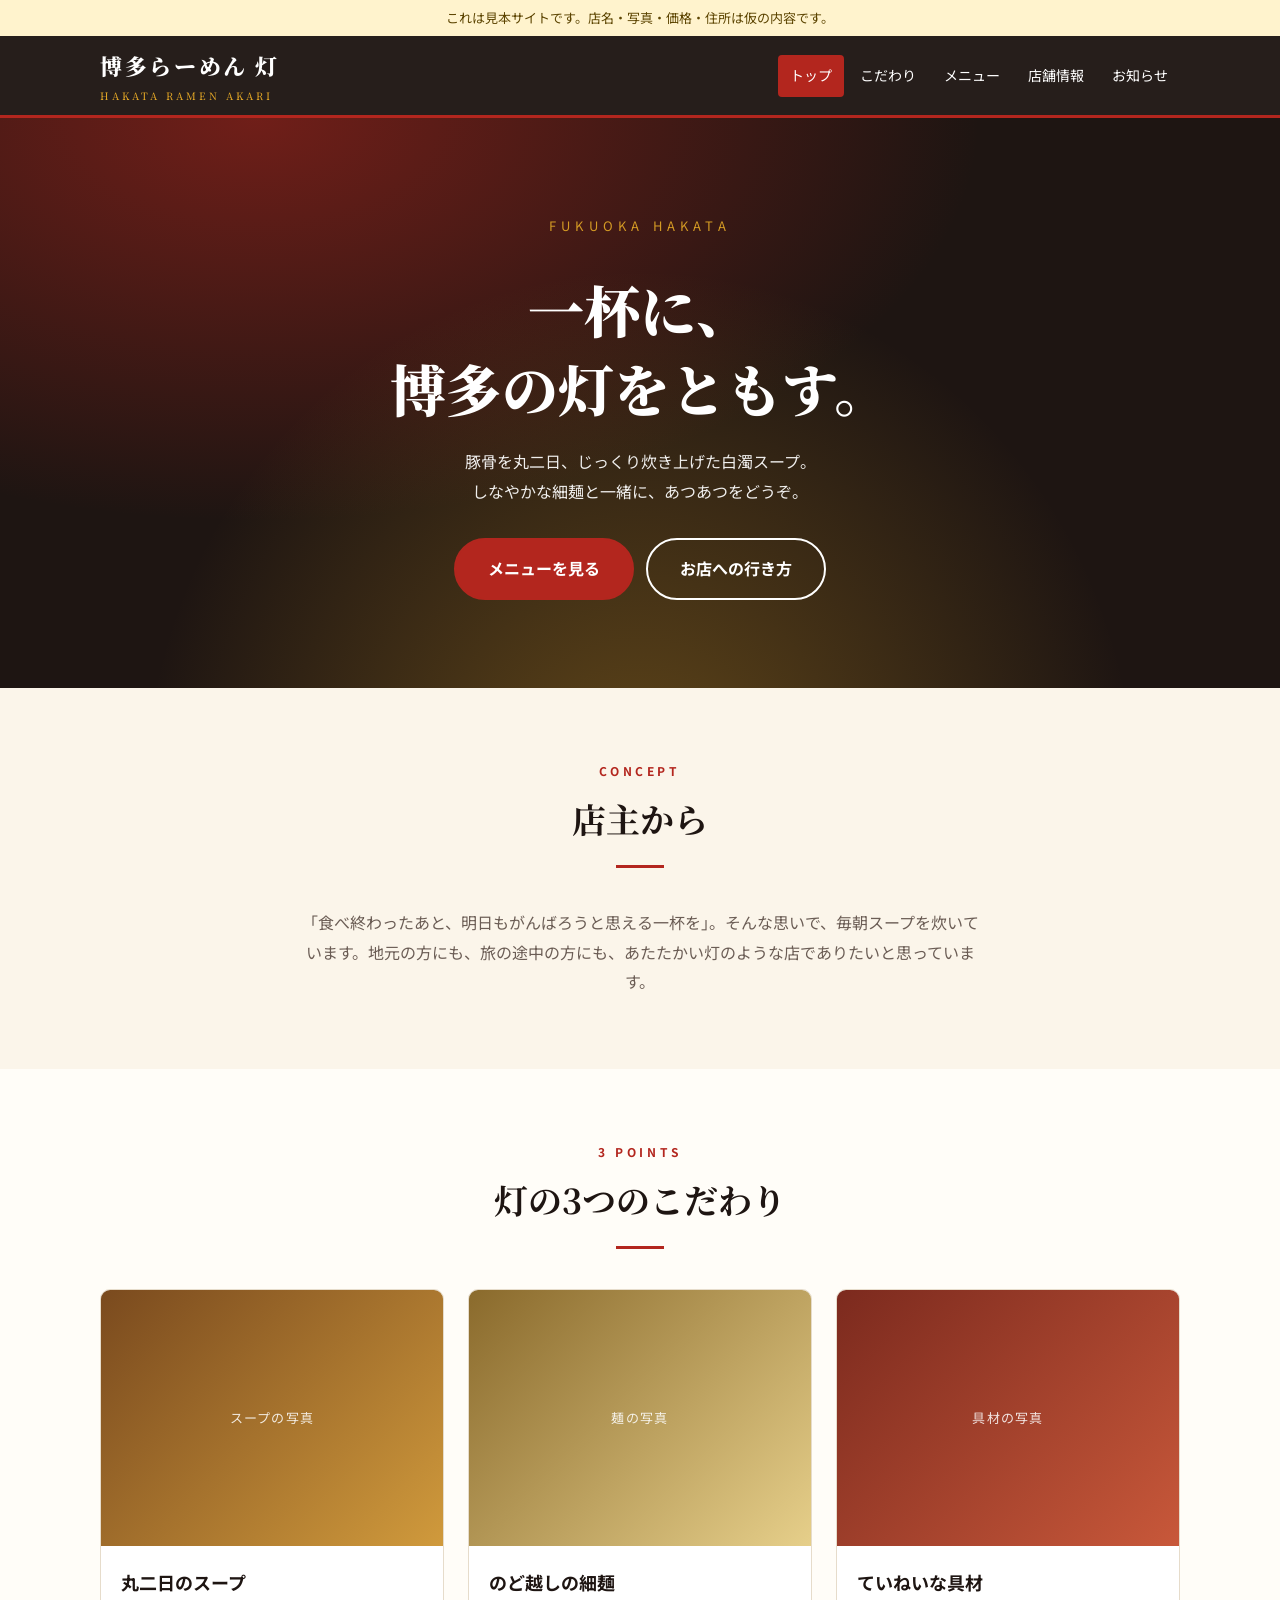
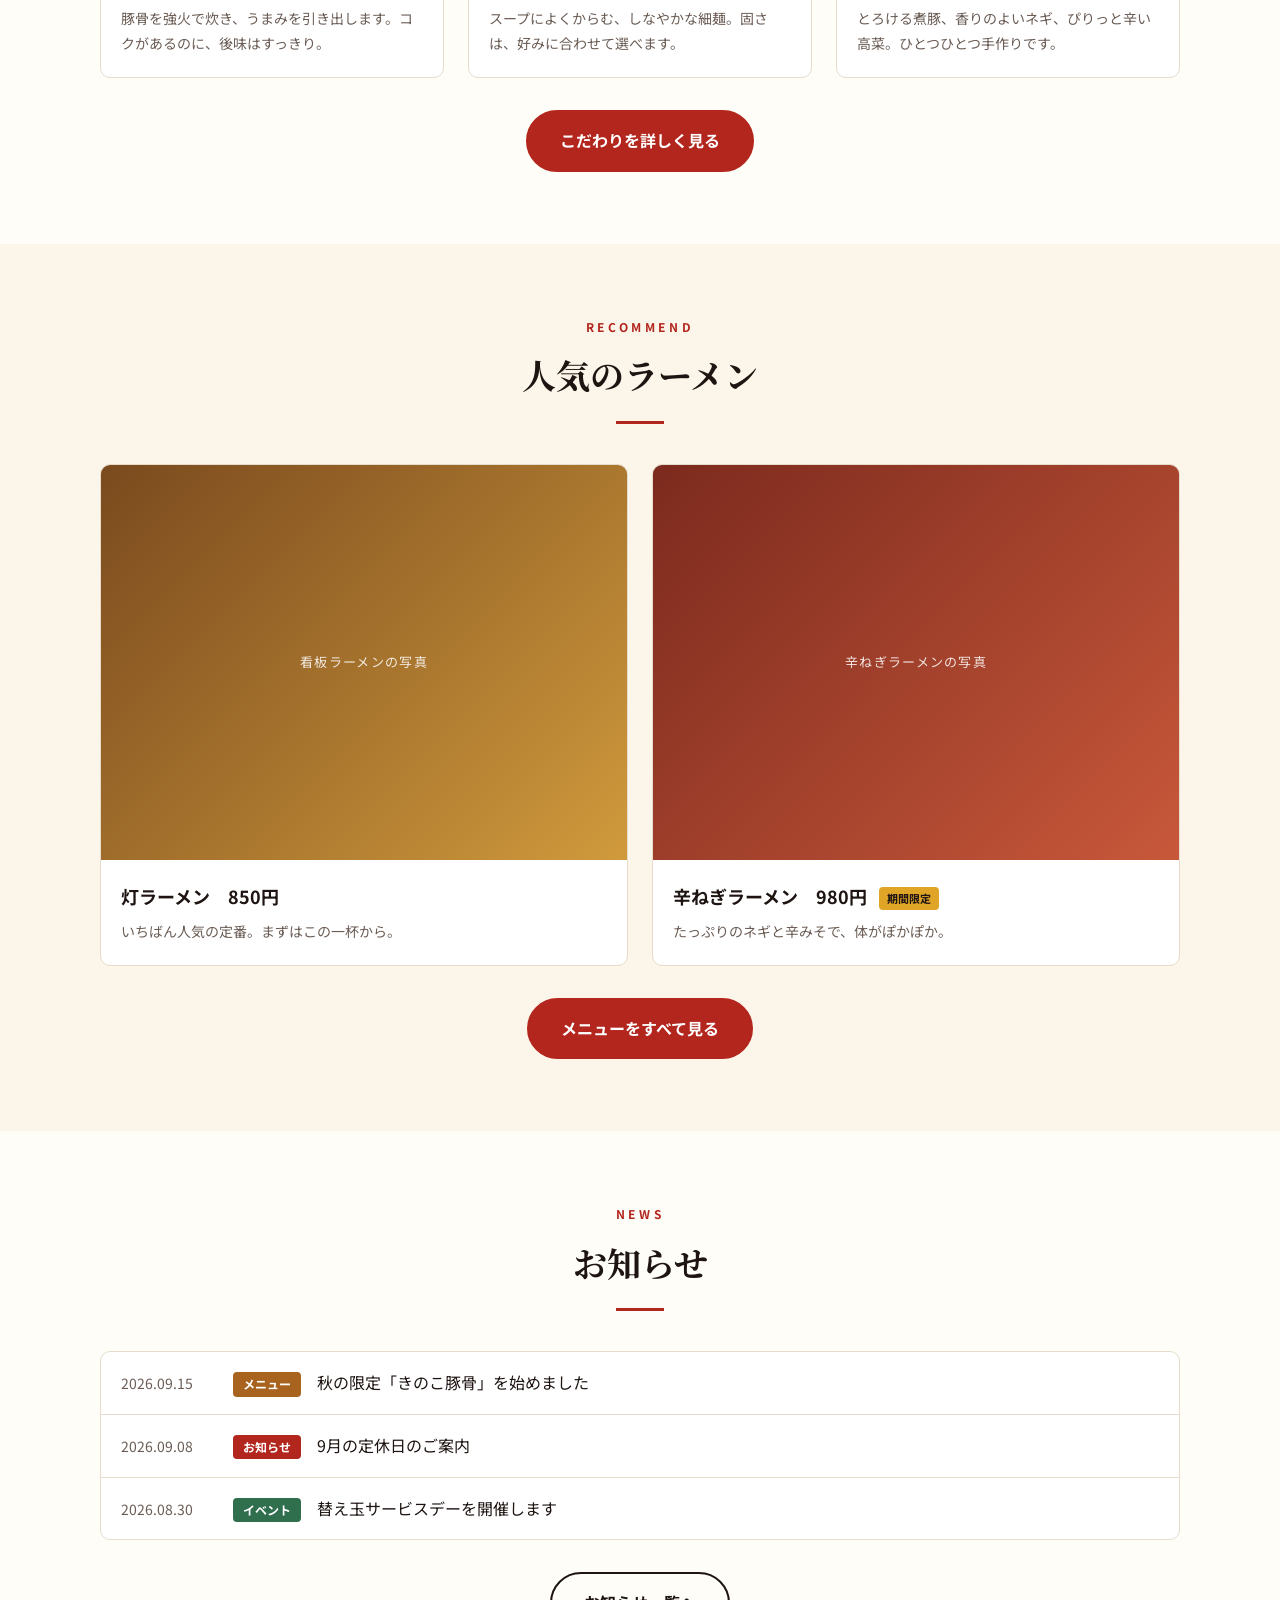
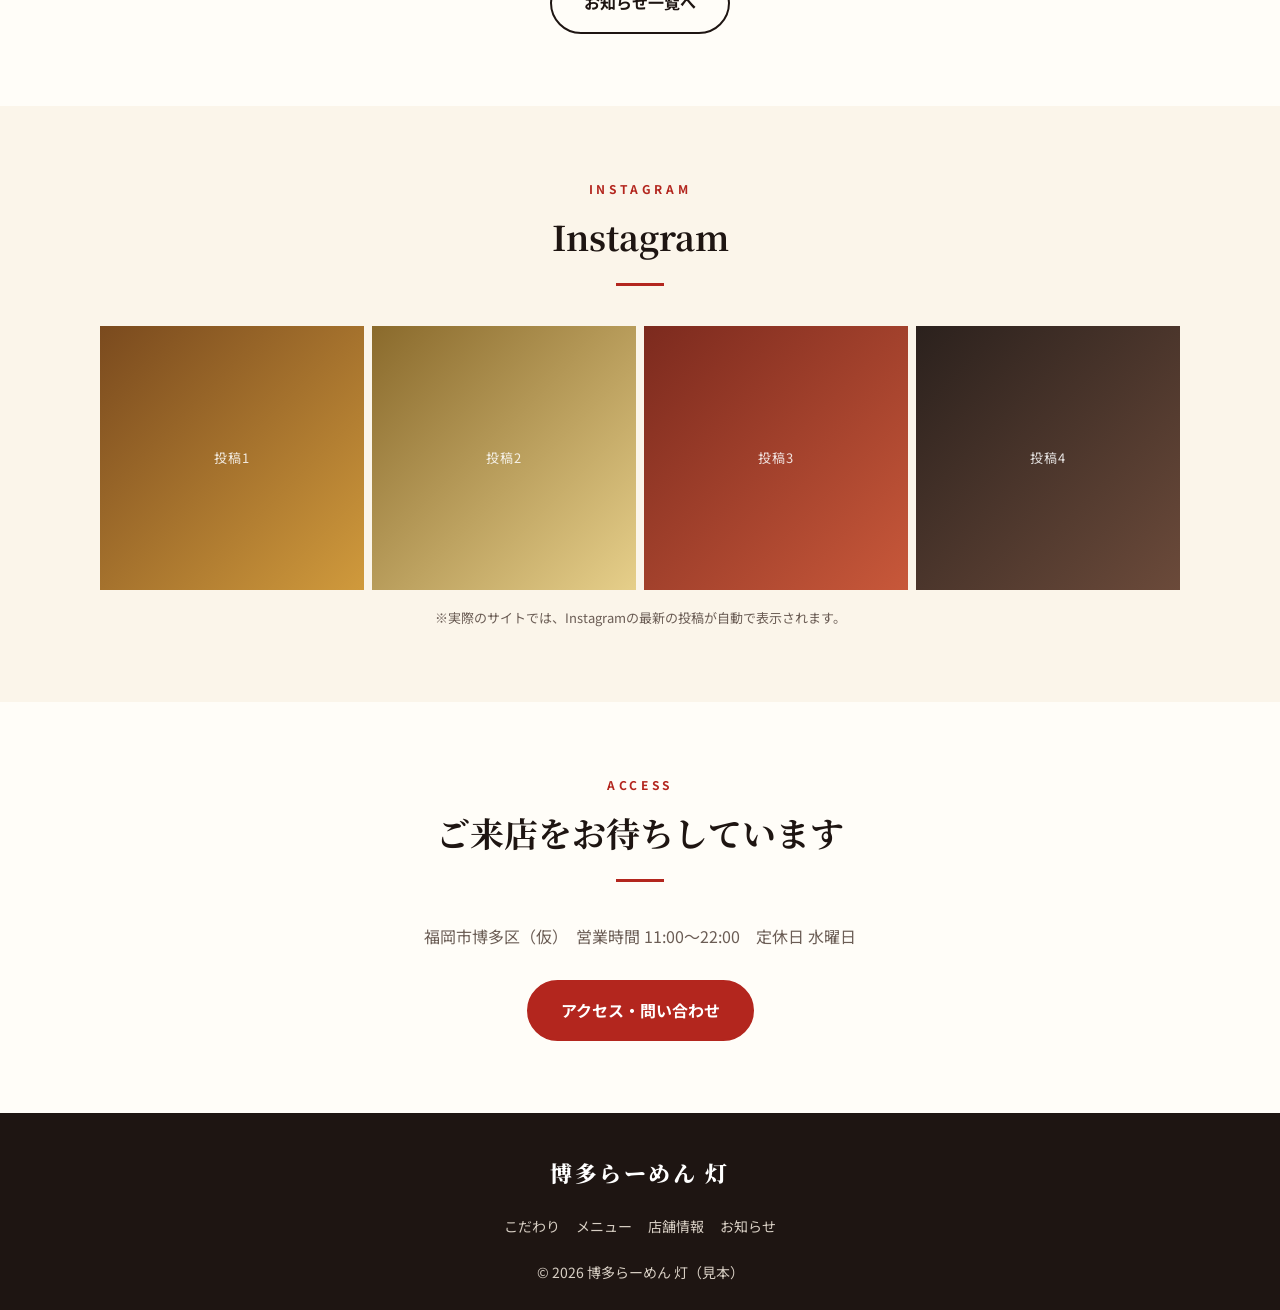
<file: index.html>
<!DOCTYPE html>
<html lang="ja">
<head>
<meta charset="UTF-8">
<meta name="viewport" content="width=device-width, initial-scale=1">
<title>博多らーめん 灯 | 福岡・博多の豚骨ラーメン</title>
<meta name="description" content="福岡・博多の豚骨ラーメン店「博多らーめん 灯」。じっくり炊いた白濁スープと、しなやかな細麺をどうぞ。">
<link rel="preconnect" href="https://fonts.googleapis.com">
<link href="https://fonts.googleapis.com/css2?family=Noto+Sans+JP:wght@400;500;700;900&family=Noto+Serif+JP:wght@700;900&display=swap" rel="stylesheet">
<link rel="stylesheet" href="style.css">
</head>
<body>
<div class="note">これは見本サイトです。店名・写真・価格・住所は仮の内容です。</div>
<header class="site-header">
  <div class="wrap">
    <a class="logo serif" href="index.html">博多らーめん 灯<small>HAKATA RAMEN AKARI</small></a>
    <nav class="nav">
      <a href="index.html" aria-current="page">トップ</a>
      <a href="kodawari.html">こだわり</a>
      <a href="menu.html">メニュー</a>
      <a href="access.html">店舗情報</a>
      <a href="news.html">お知らせ</a>
    </nav>
  </div>
</header>

<main>
  <div class="hero">
    <div class="wrap">
      <p class="eyebrow">FUKUOKA HAKATA</p>
      <h1 class="serif">一杯に、<br>博多の灯をともす。</h1>
      <p>豚骨を丸二日、じっくり炊き上げた白濁スープ。<br>しなやかな細麺と一緒に、あつあつをどうぞ。</p>
      <div class="btns">
        <a class="btn" href="menu.html">メニューを見る</a>
        <a class="btn ghost" href="access.html">お店への行き方</a>
      </div>
    </div>
  </div>

  <section>
    <div class="wrap">
      <div class="sec-head"><span>CONCEPT</span><h2 class="serif">店主から</h2></div>
      <p class="lead">「食べ終わったあと、明日もがんばろうと思える一杯を」。そんな思いで、毎朝スープを炊いています。地元の方にも、旅の途中の方にも、あたたかい灯のような店でありたいと思っています。</p>
    </div>
  </section>

  <section class="alt">
    <div class="wrap">
      <div class="sec-head"><span>3 POINTS</span><h2 class="serif">灯の3つのこだわり</h2></div>
      <div class="grid c3">
        <div class="card"><div class="ph soup">スープの写真</div><div class="body"><h3>丸二日のスープ</h3><p>豚骨を強火で炊き、うまみを引き出します。コクがあるのに、後味はすっきり。</p></div></div>
        <div class="card"><div class="ph noodle">麺の写真</div><div class="body"><h3>のど越しの細麺</h3><p>スープによくからむ、しなやかな細麺。固さは、好みに合わせて選べます。</p></div></div>
        <div class="card"><div class="ph topping">具材の写真</div><div class="body"><h3>ていねいな具材</h3><p>とろける煮豚、香りのよいネギ、ぴりっと辛い高菜。ひとつひとつ手作りです。</p></div></div>
      </div>
      <div class="btns" style="margin-top:32px"><a class="btn" href="kodawari.html">こだわりを詳しく見る</a></div>
    </div>
  </section>

  <section>
    <div class="wrap">
      <div class="sec-head"><span>RECOMMEND</span><h2 class="serif">人気のラーメン</h2></div>
      <div class="grid c2">
        <div class="card"><div class="ph soup">看板ラーメンの写真</div><div class="body"><h3>灯ラーメン　850円</h3><p>いちばん人気の定番。まずはこの一杯から。</p></div></div>
        <div class="card"><div class="ph topping">辛ねぎラーメンの写真</div><div class="body"><h3>辛ねぎラーメン　980円 <span class="tag">期間限定</span></h3><p>たっぷりのネギと辛みそで、体がぽかぽか。</p></div></div>
      </div>
      <div class="btns" style="margin-top:32px"><a class="btn" href="menu.html">メニューをすべて見る</a></div>
    </div>
  </section>

  <section class="alt">
    <div class="wrap">
      <div class="sec-head"><span>NEWS</span><h2 class="serif">お知らせ</h2></div>
      <ul class="news">
        <li><a href="news.html"><time>2026.09.15</time><span class="cat menu">メニュー</span><span>秋の限定「きのこ豚骨」を始めました</span></a></li>
        <li><a href="news.html"><time>2026.09.08</time><span class="cat">お知らせ</span><span>9月の定休日のご案内</span></a></li>
        <li><a href="news.html"><time>2026.08.30</time><span class="cat event">イベント</span><span>替え玉サービスデーを開催します</span></a></li>
      </ul>
      <div class="btns" style="margin-top:32px"><a class="btn ghost" style="color:var(--ink);border-color:var(--ink)" href="news.html">お知らせ一覧へ</a></div>
    </div>
  </section>

  <section>
    <div class="wrap">
      <div class="sec-head"><span>INSTAGRAM</span><h2 class="serif">Instagram</h2></div>
      <div class="insta">
        <div class="ph soup">投稿1</div><div class="ph noodle">投稿2</div><div class="ph topping">投稿3</div><div class="ph shop">投稿4</div>
      </div>
      <p class="lead" style="margin-top:16px;font-size:13px">※実際のサイトでは、Instagramの最新の投稿が自動で表示されます。</p>
    </div>
  </section>

  <section class="alt">
    <div class="wrap">
      <div class="sec-head"><span>ACCESS</span><h2 class="serif">ご来店をお待ちしています</h2></div>
      <p class="lead">福岡市博多区（仮）　営業時間 11:00〜22:00　定休日 水曜日</p>
      <div class="btns" style="margin-top:28px"><a class="btn" href="access.html">アクセス・問い合わせ</a></div>
    </div>
  </section>
</main>

<footer class="site-footer">
  <a class="logo serif" href="index.html">博多らーめん 灯</a>
  <nav><a href="kodawari.html">こだわり</a><a href="menu.html">メニュー</a><a href="access.html">店舗情報</a><a href="news.html">お知らせ</a></nav>
  <p>&copy; 2026 博多らーめん 灯（見本）</p>
</footer>
</body>
</html>
</file>
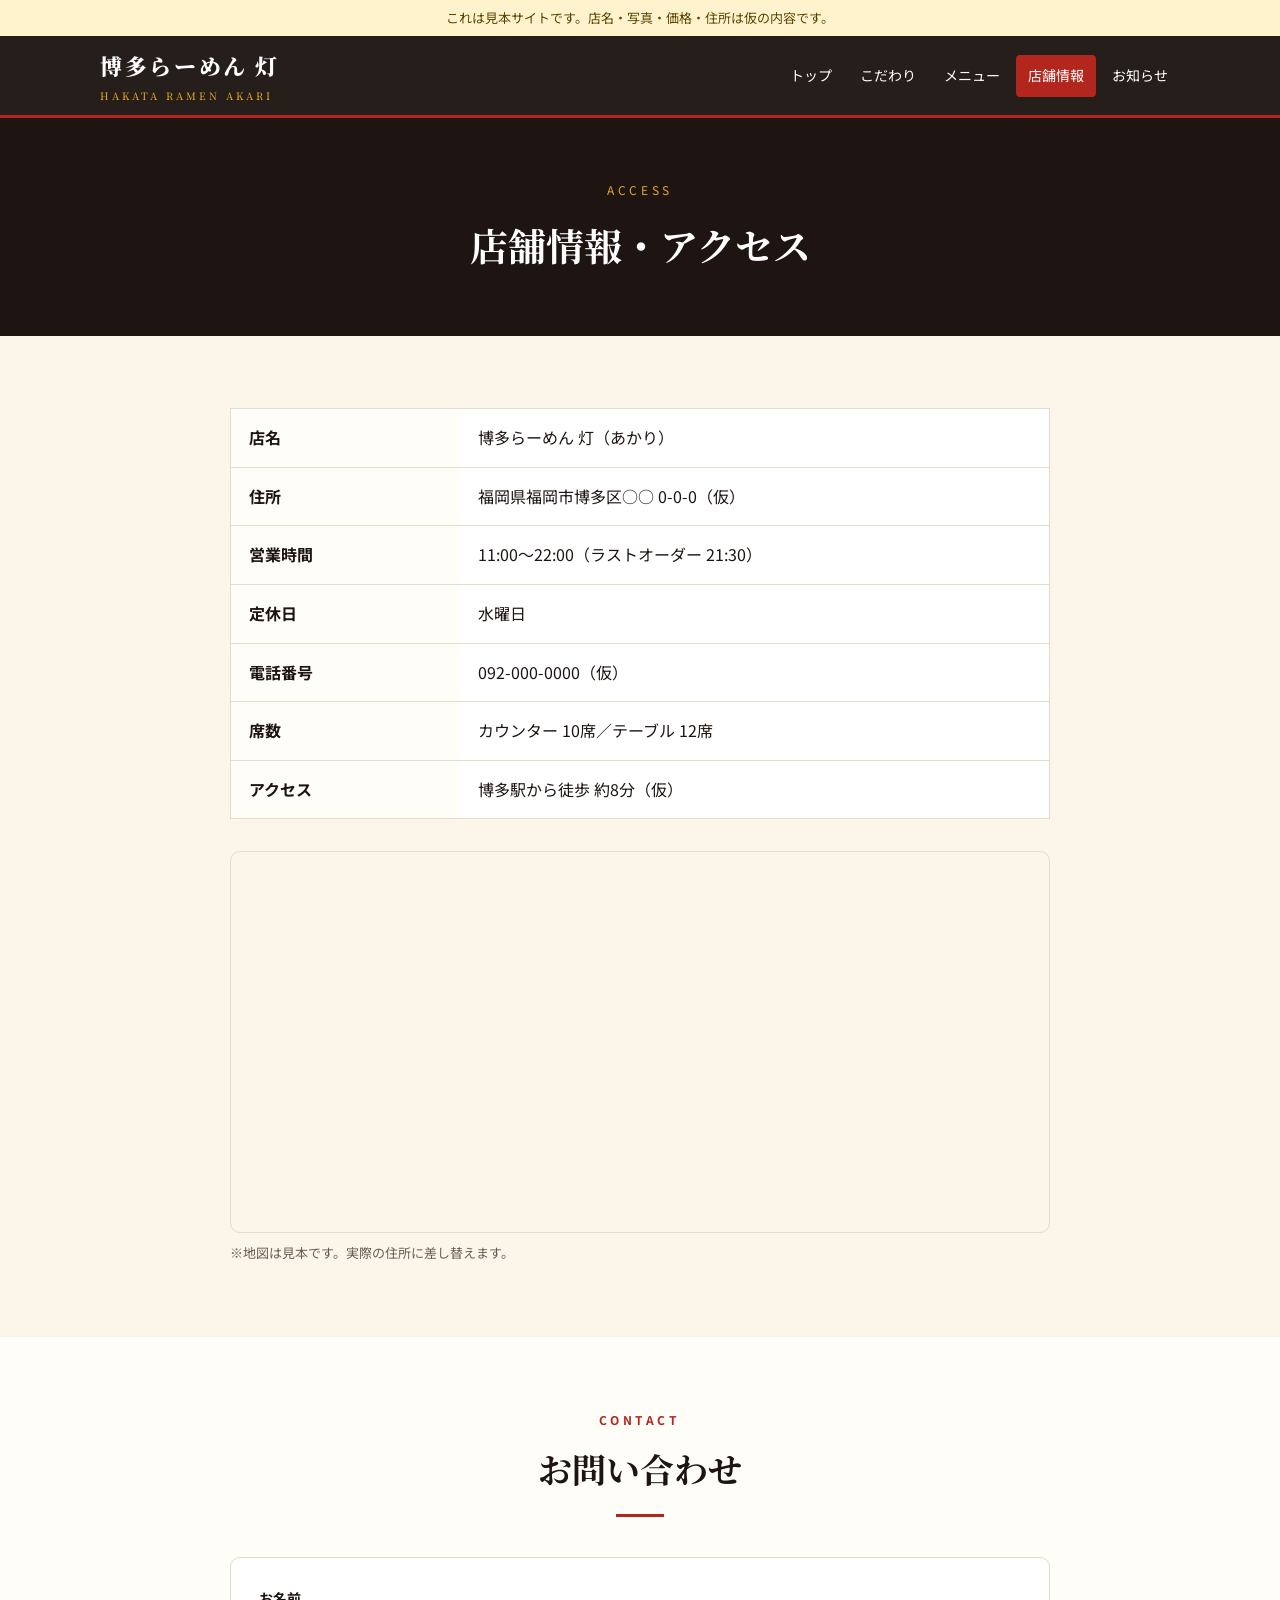
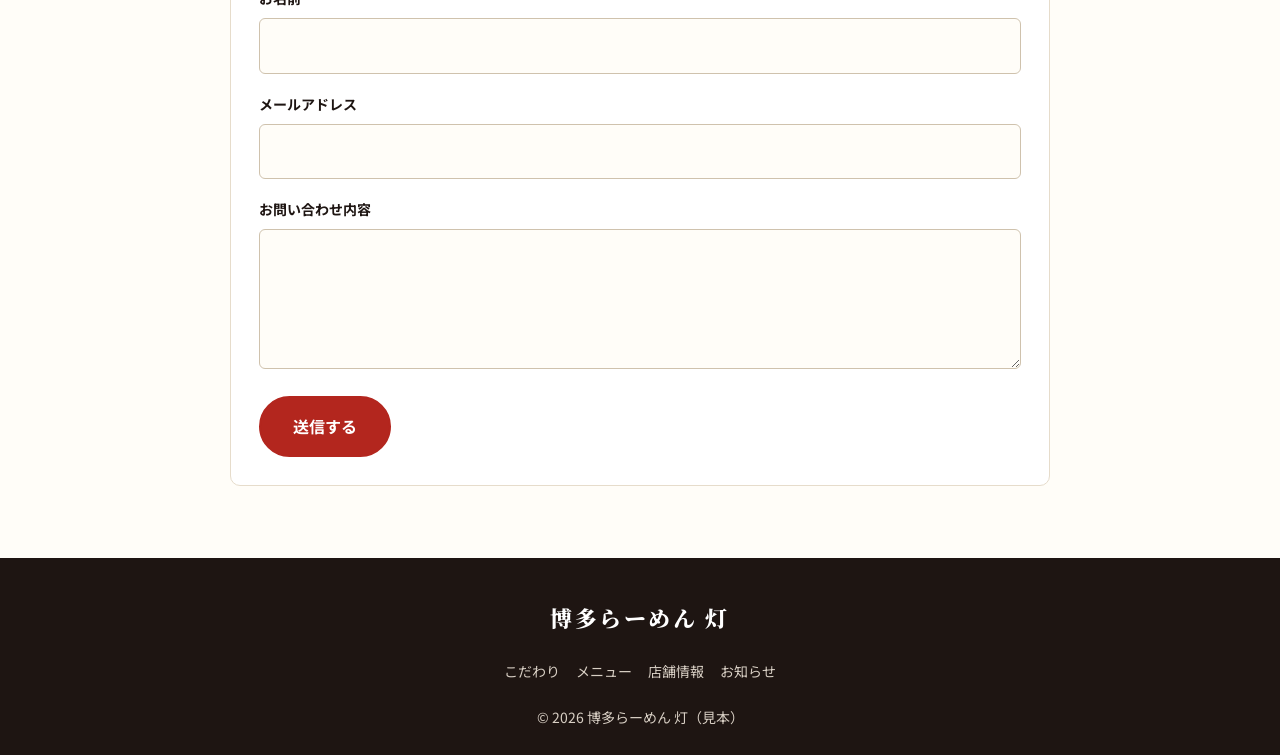
<file: access.html>
<!DOCTYPE html>
<html lang="ja">
<head>
<meta charset="UTF-8">
<meta name="viewport" content="width=device-width, initial-scale=1">
<title>店舗情報・アクセス | 博多らーめん 灯</title>
<meta name="description" content="博多らーめん 灯の営業時間、定休日、アクセス、お問い合わせ。">
<link rel="preconnect" href="https://fonts.googleapis.com">
<link href="https://fonts.googleapis.com/css2?family=Noto+Sans+JP:wght@400;500;700;900&family=Noto+Serif+JP:wght@700;900&display=swap" rel="stylesheet">
<link rel="stylesheet" href="style.css">
</head>
<body>
<div class="note">これは見本サイトです。店名・写真・価格・住所は仮の内容です。</div>
<header class="site-header">
  <div class="wrap">
    <a class="logo serif" href="index.html">博多らーめん 灯<small>HAKATA RAMEN AKARI</small></a>
    <nav class="nav">
      <a href="index.html">トップ</a>
      <a href="kodawari.html">こだわり</a>
      <a href="menu.html">メニュー</a>
      <a href="access.html" aria-current="page">店舗情報</a>
      <a href="news.html">お知らせ</a>
    </nav>
  </div>
</header>

<main>
  <div class="page-title"><div class="wrap"><span>ACCESS</span><h1 class="serif">店舗情報・アクセス</h1></div></div>

  <section>
    <div class="wrap" style="max-width:820px">
      <table class="info">
        <tr><th>店名</th><td>博多らーめん 灯（あかり）</td></tr>
        <tr><th>住所</th><td>福岡県福岡市博多区○○ 0-0-0（仮）</td></tr>
        <tr><th>営業時間</th><td>11:00〜22:00（ラストオーダー 21:30）</td></tr>
        <tr><th>定休日</th><td>水曜日</td></tr>
        <tr><th>電話番号</th><td>092-000-0000（仮）</td></tr>
        <tr><th>席数</th><td>カウンター 10席／テーブル 12席</td></tr>
        <tr><th>アクセス</th><td>博多駅から徒歩 約8分（仮）</td></tr>
      </table>
      <div class="map" style="margin-top:32px">
        <iframe title="お店の地図（見本：博多駅周辺）" loading="lazy" referrerpolicy="no-referrer-when-downgrade" src="https://www.google.com/maps?q=%E5%8D%9A%E5%A4%9A%E9%A7%85&output=embed"></iframe>
      </div>
      <p style="font-size:13px;color:var(--muted);margin-top:8px">※地図は見本です。実際の住所に差し替えます。</p>
    </div>
  </section>

  <section class="alt">
    <div class="wrap" style="max-width:820px">
      <div class="sec-head"><span>CONTACT</span><h2 class="serif">お問い合わせ</h2></div>
      <form action="#" method="post" onsubmit="alert('これは見本です。実際のサイトでは、ここから送信できます。');return false;">
        <div class="field"><label for="name">お名前</label><input id="name" name="name" required autocomplete="name"></div>
        <div class="field"><label for="email">メールアドレス</label><input id="email" name="email" type="email" required autocomplete="email"></div>
        <div class="field"><label for="msg">お問い合わせ内容</label><textarea id="msg" name="message" required></textarea></div>
        <button class="btn" type="submit" style="cursor:pointer;font:inherit;font-weight:700">送信する</button>
      </form>
    </div>
  </section>
</main>

<footer class="site-footer">
  <a class="logo serif" href="index.html">博多らーめん 灯</a>
  <nav><a href="kodawari.html">こだわり</a><a href="menu.html">メニュー</a><a href="access.html">店舗情報</a><a href="news.html">お知らせ</a></nav>
  <p>&copy; 2026 博多らーめん 灯（見本）</p>
</footer>
</body>
</html>
</file>
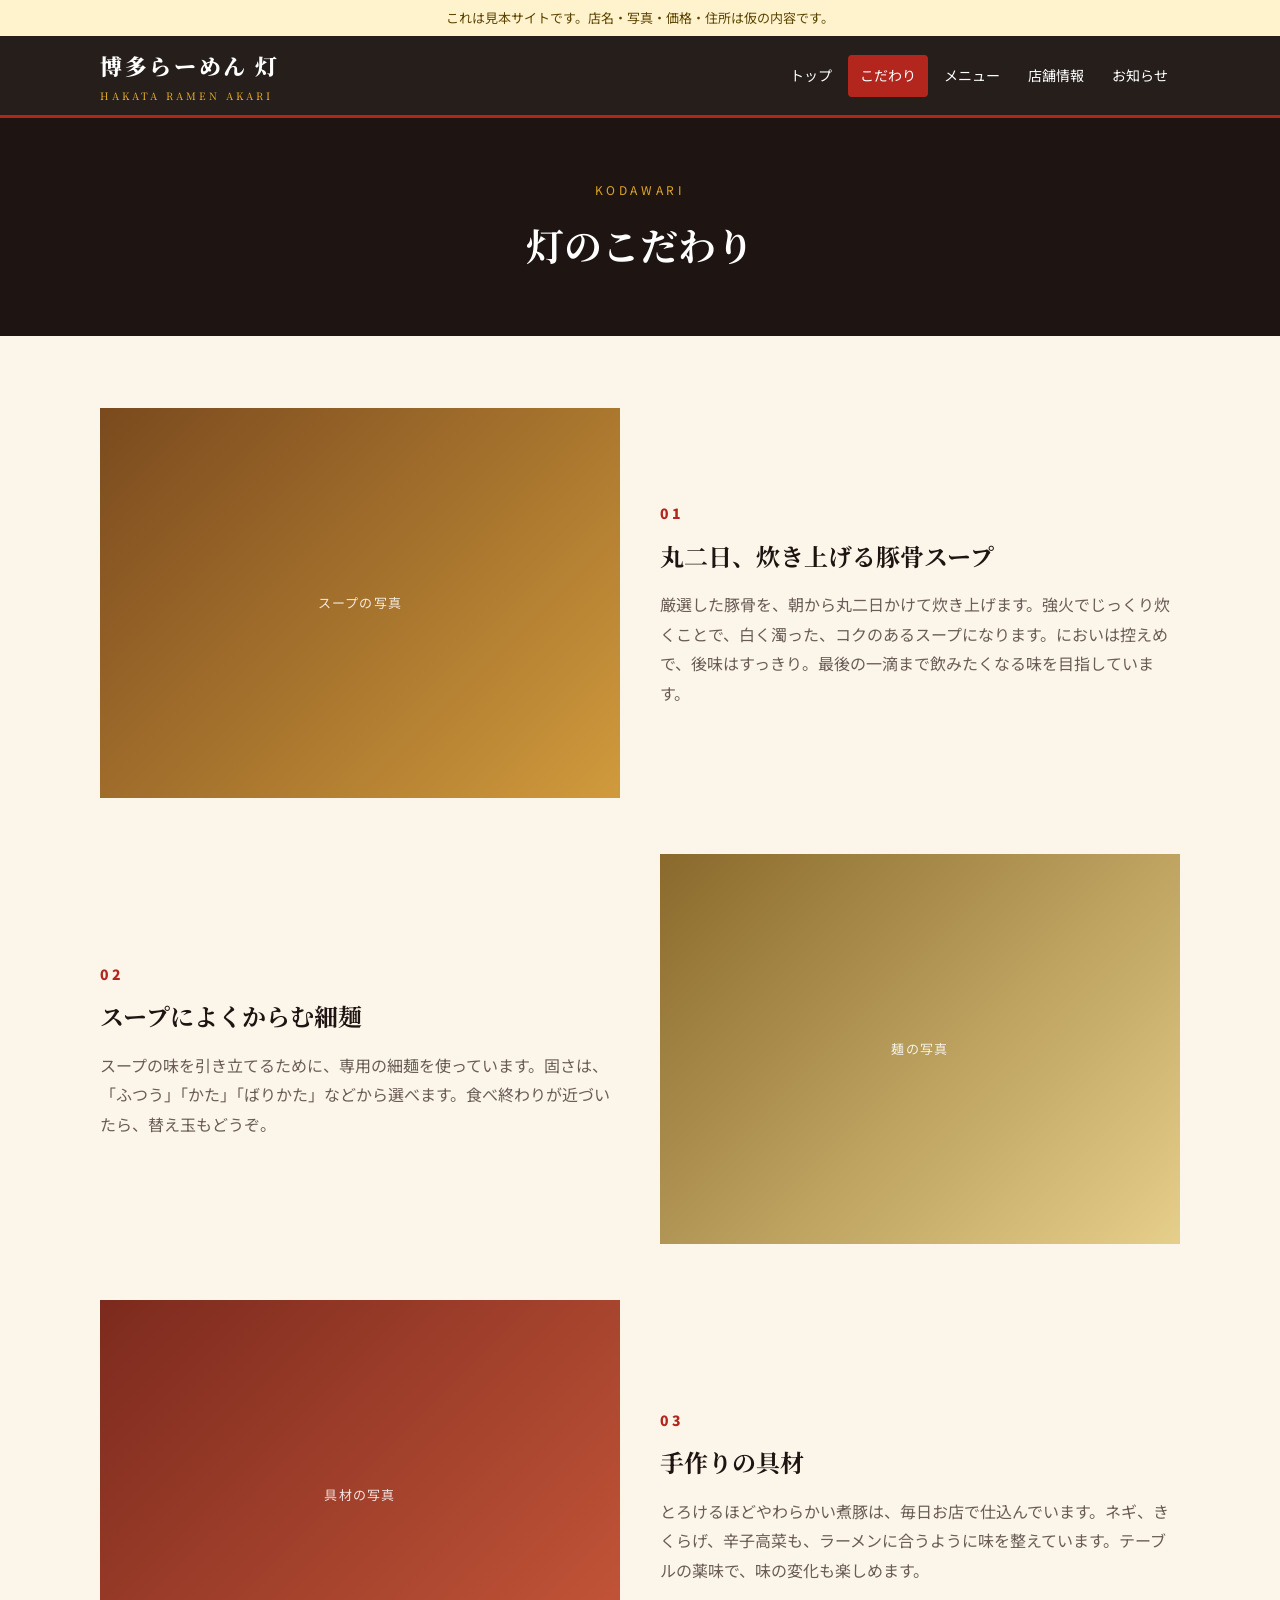
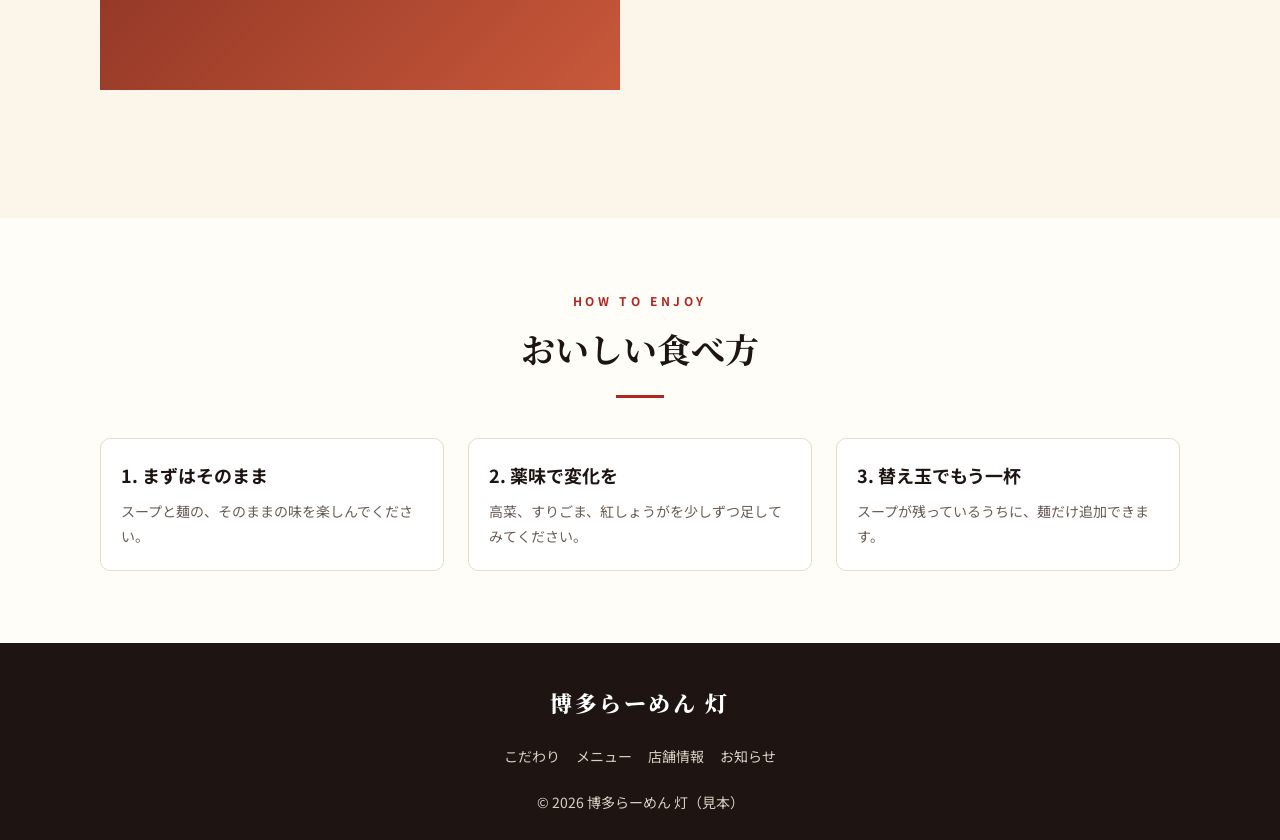
<file: kodawari.html>
<!DOCTYPE html>
<html lang="ja">
<head>
<meta charset="UTF-8">
<meta name="viewport" content="width=device-width, initial-scale=1">
<title>こだわり | 博多らーめん 灯</title>
<meta name="description" content="博多らーめん 灯のスープ・麺・具材へのこだわりをご紹介します。">
<link rel="preconnect" href="https://fonts.googleapis.com">
<link href="https://fonts.googleapis.com/css2?family=Noto+Sans+JP:wght@400;500;700;900&family=Noto+Serif+JP:wght@700;900&display=swap" rel="stylesheet">
<link rel="stylesheet" href="style.css">
</head>
<body>
<div class="note">これは見本サイトです。店名・写真・価格・住所は仮の内容です。</div>
<header class="site-header">
  <div class="wrap">
    <a class="logo serif" href="index.html">博多らーめん 灯<small>HAKATA RAMEN AKARI</small></a>
    <nav class="nav">
      <a href="index.html">トップ</a>
      <a href="kodawari.html" aria-current="page">こだわり</a>
      <a href="menu.html">メニュー</a>
      <a href="access.html">店舗情報</a>
      <a href="news.html">お知らせ</a>
    </nav>
  </div>
</header>

<main>
  <div class="page-title"><div class="wrap"><span>KODAWARI</span><h1 class="serif">灯のこだわり</h1></div></div>

  <section>
    <div class="wrap">
      <div class="feature">
        <div class="ph soup">スープの写真</div>
        <div><span class="num">01</span><h3 class="serif">丸二日、炊き上げる豚骨スープ</h3><p>厳選した豚骨を、朝から丸二日かけて炊き上げます。強火でじっくり炊くことで、白く濁った、コクのあるスープになります。においは控えめで、後味はすっきり。最後の一滴まで飲みたくなる味を目指しています。</p></div>
      </div>
      <div class="feature">
        <div class="ph noodle">麺の写真</div>
        <div><span class="num">02</span><h3 class="serif">スープによくからむ細麺</h3><p>スープの味を引き立てるために、専用の細麺を使っています。固さは、「ふつう」「かた」「ばりかた」などから選べます。食べ終わりが近づいたら、替え玉もどうぞ。</p></div>
      </div>
      <div class="feature">
        <div class="ph topping">具材の写真</div>
        <div><span class="num">03</span><h3 class="serif">手作りの具材</h3><p>とろけるほどやわらかい煮豚は、毎日お店で仕込んでいます。ネギ、きくらげ、辛子高菜も、ラーメンに合うように味を整えています。テーブルの薬味で、味の変化も楽しめます。</p></div>
      </div>
    </div>
  </section>

  <section class="alt">
    <div class="wrap">
      <div class="sec-head"><span>HOW TO ENJOY</span><h2 class="serif">おいしい食べ方</h2></div>
      <div class="grid c3">
        <div class="card"><div class="body"><h3>1. まずはそのまま</h3><p>スープと麺の、そのままの味を楽しんでください。</p></div></div>
        <div class="card"><div class="body"><h3>2. 薬味で変化を</h3><p>高菜、すりごま、紅しょうがを少しずつ足してみてください。</p></div></div>
        <div class="card"><div class="body"><h3>3. 替え玉でもう一杯</h3><p>スープが残っているうちに、麺だけ追加できます。</p></div></div>
      </div>
    </div>
  </section>
</main>

<footer class="site-footer">
  <a class="logo serif" href="index.html">博多らーめん 灯</a>
  <nav><a href="kodawari.html">こだわり</a><a href="menu.html">メニュー</a><a href="access.html">店舗情報</a><a href="news.html">お知らせ</a></nav>
  <p>&copy; 2026 博多らーめん 灯（見本）</p>
</footer>
</body>
</html>
</file>
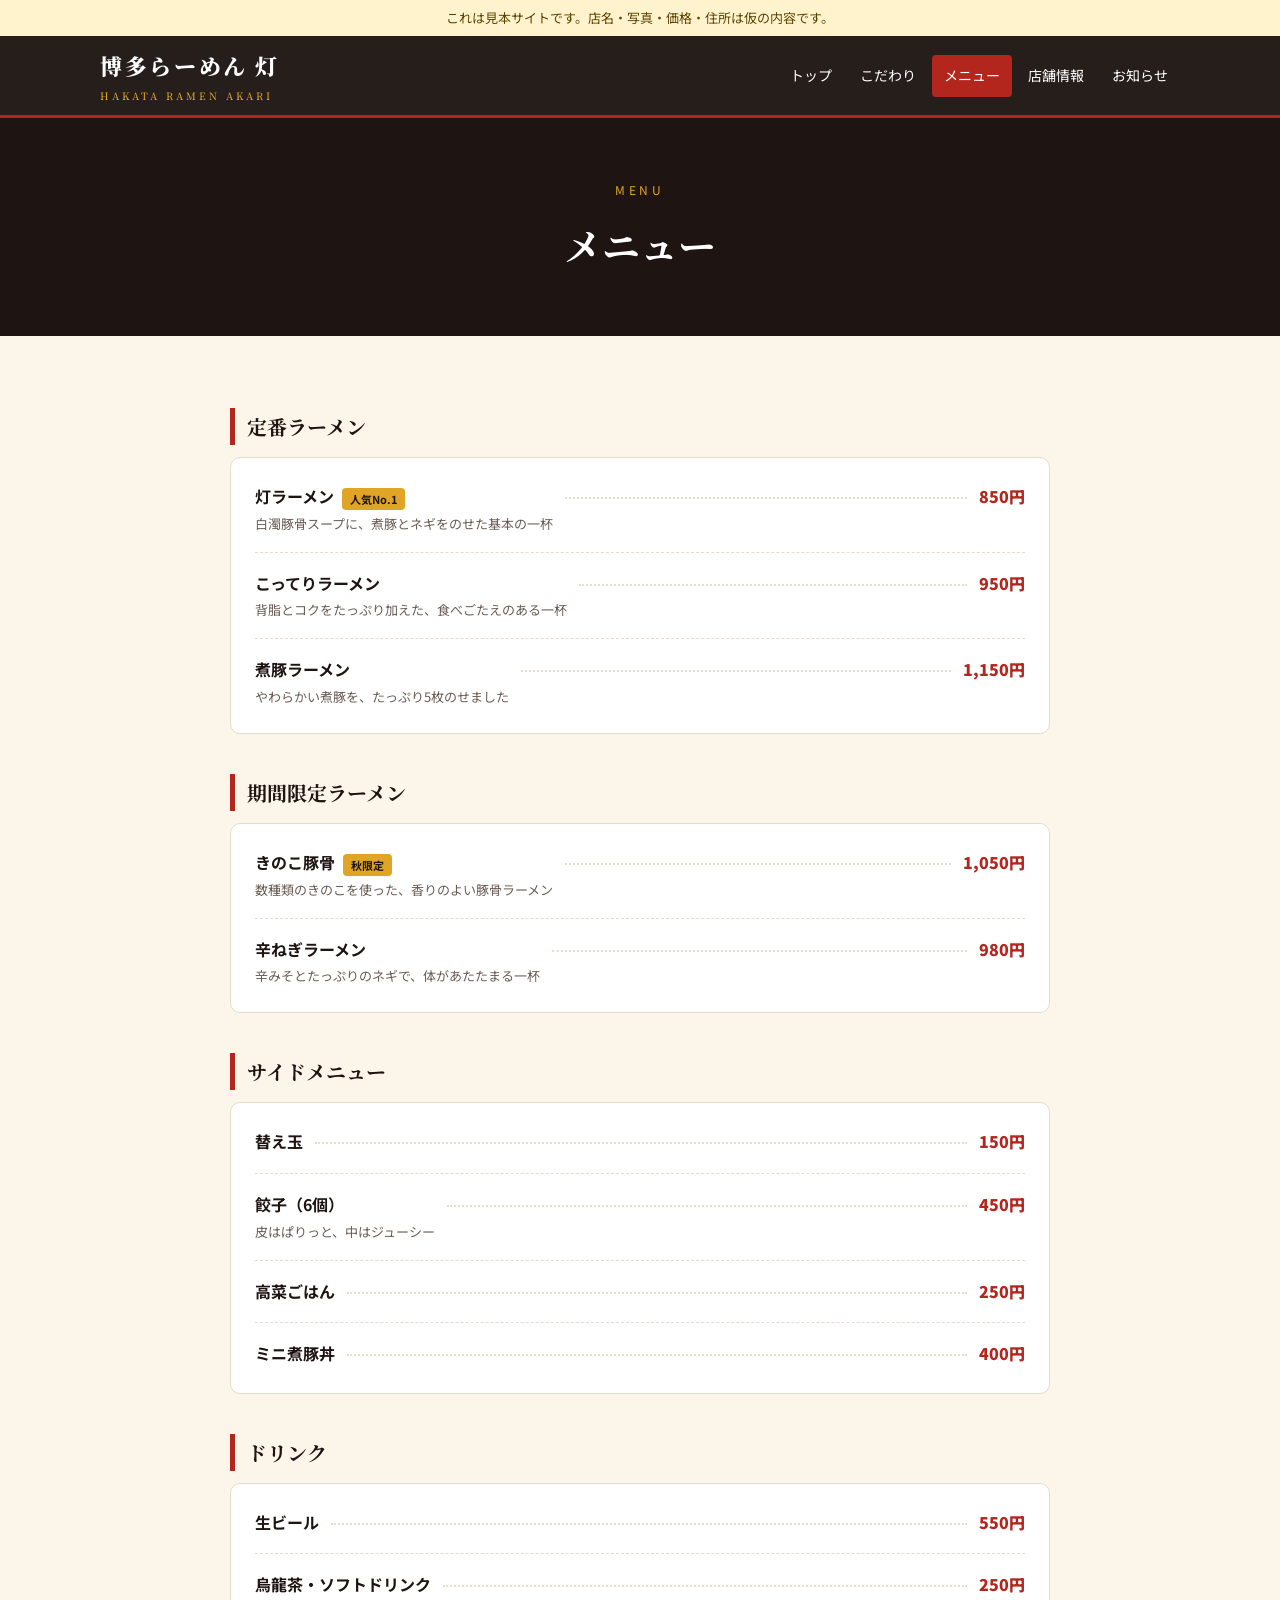
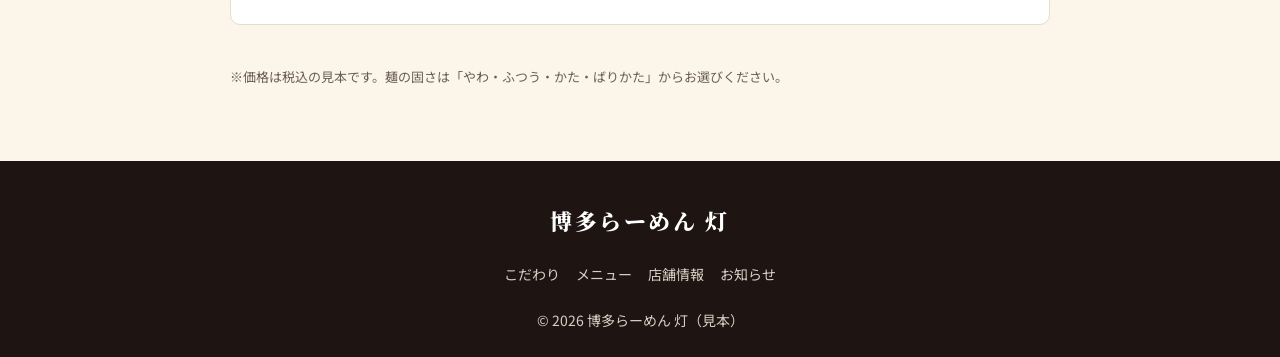
<file: menu.html>
<!DOCTYPE html>
<html lang="ja">
<head>
<meta charset="UTF-8">
<meta name="viewport" content="width=device-width, initial-scale=1">
<title>メニュー | 博多らーめん 灯</title>
<meta name="description" content="博多らーめん 灯のメニュー。定番ラーメン、期間限定ラーメン、サイドメニューをご紹介します。">
<link rel="preconnect" href="https://fonts.googleapis.com">
<link href="https://fonts.googleapis.com/css2?family=Noto+Sans+JP:wght@400;500;700;900&family=Noto+Serif+JP:wght@700;900&display=swap" rel="stylesheet">
<link rel="stylesheet" href="style.css">
</head>
<body>
<div class="note">これは見本サイトです。店名・写真・価格・住所は仮の内容です。</div>
<header class="site-header">
  <div class="wrap">
    <a class="logo serif" href="index.html">博多らーめん 灯<small>HAKATA RAMEN AKARI</small></a>
    <nav class="nav">
      <a href="index.html">トップ</a>
      <a href="kodawari.html">こだわり</a>
      <a href="menu.html" aria-current="page">メニュー</a>
      <a href="access.html">店舗情報</a>
      <a href="news.html">お知らせ</a>
    </nav>
  </div>
</header>

<main>
  <div class="page-title"><div class="wrap"><span>MENU</span><h1 class="serif">メニュー</h1></div></div>

  <section>
    <div class="wrap" style="max-width:820px">
      <div class="menu-group">
        <h3 class="serif">定番ラーメン</h3>
        <ul class="menu-list">
          <li><span class="name">灯ラーメン<span class="tag">人気No.1</span><span class="desc">白濁豚骨スープに、煮豚とネギをのせた基本の一杯</span></span><span class="dots"></span><span class="price">850円</span></li>
          <li><span class="name">こってりラーメン<span class="desc">背脂とコクをたっぷり加えた、食べごたえのある一杯</span></span><span class="dots"></span><span class="price">950円</span></li>
          <li><span class="name">煮豚ラーメン<span class="desc">やわらかい煮豚を、たっぷり5枚のせました</span></span><span class="dots"></span><span class="price">1,150円</span></li>
        </ul>
      </div>

      <div class="menu-group">
        <h3 class="serif">期間限定ラーメン</h3>
        <ul class="menu-list">
          <li><span class="name">きのこ豚骨<span class="tag">秋限定</span><span class="desc">数種類のきのこを使った、香りのよい豚骨ラーメン</span></span><span class="dots"></span><span class="price">1,050円</span></li>
          <li><span class="name">辛ねぎラーメン<span class="desc">辛みそとたっぷりのネギで、体があたたまる一杯</span></span><span class="dots"></span><span class="price">980円</span></li>
        </ul>
      </div>

      <div class="menu-group">
        <h3 class="serif">サイドメニュー</h3>
        <ul class="menu-list">
          <li><span class="name">替え玉</span><span class="dots"></span><span class="price">150円</span></li>
          <li><span class="name">餃子（6個）<span class="desc">皮はぱりっと、中はジューシー</span></span><span class="dots"></span><span class="price">450円</span></li>
          <li><span class="name">高菜ごはん</span><span class="dots"></span><span class="price">250円</span></li>
          <li><span class="name">ミニ煮豚丼</span><span class="dots"></span><span class="price">400円</span></li>
        </ul>
      </div>

      <div class="menu-group">
        <h3 class="serif">ドリンク</h3>
        <ul class="menu-list">
          <li><span class="name">生ビール</span><span class="dots"></span><span class="price">550円</span></li>
          <li><span class="name">烏龍茶・ソフトドリンク</span><span class="dots"></span><span class="price">250円</span></li>
        </ul>
      </div>
      <p style="font-size:13px;color:var(--muted)">※価格は税込の見本です。麺の固さは「やわ・ふつう・かた・ばりかた」からお選びください。</p>
    </div>
  </section>
</main>

<footer class="site-footer">
  <a class="logo serif" href="index.html">博多らーめん 灯</a>
  <nav><a href="kodawari.html">こだわり</a><a href="menu.html">メニュー</a><a href="access.html">店舗情報</a><a href="news.html">お知らせ</a></nav>
  <p>&copy; 2026 博多らーめん 灯（見本）</p>
</footer>
</body>
</html>
</file>
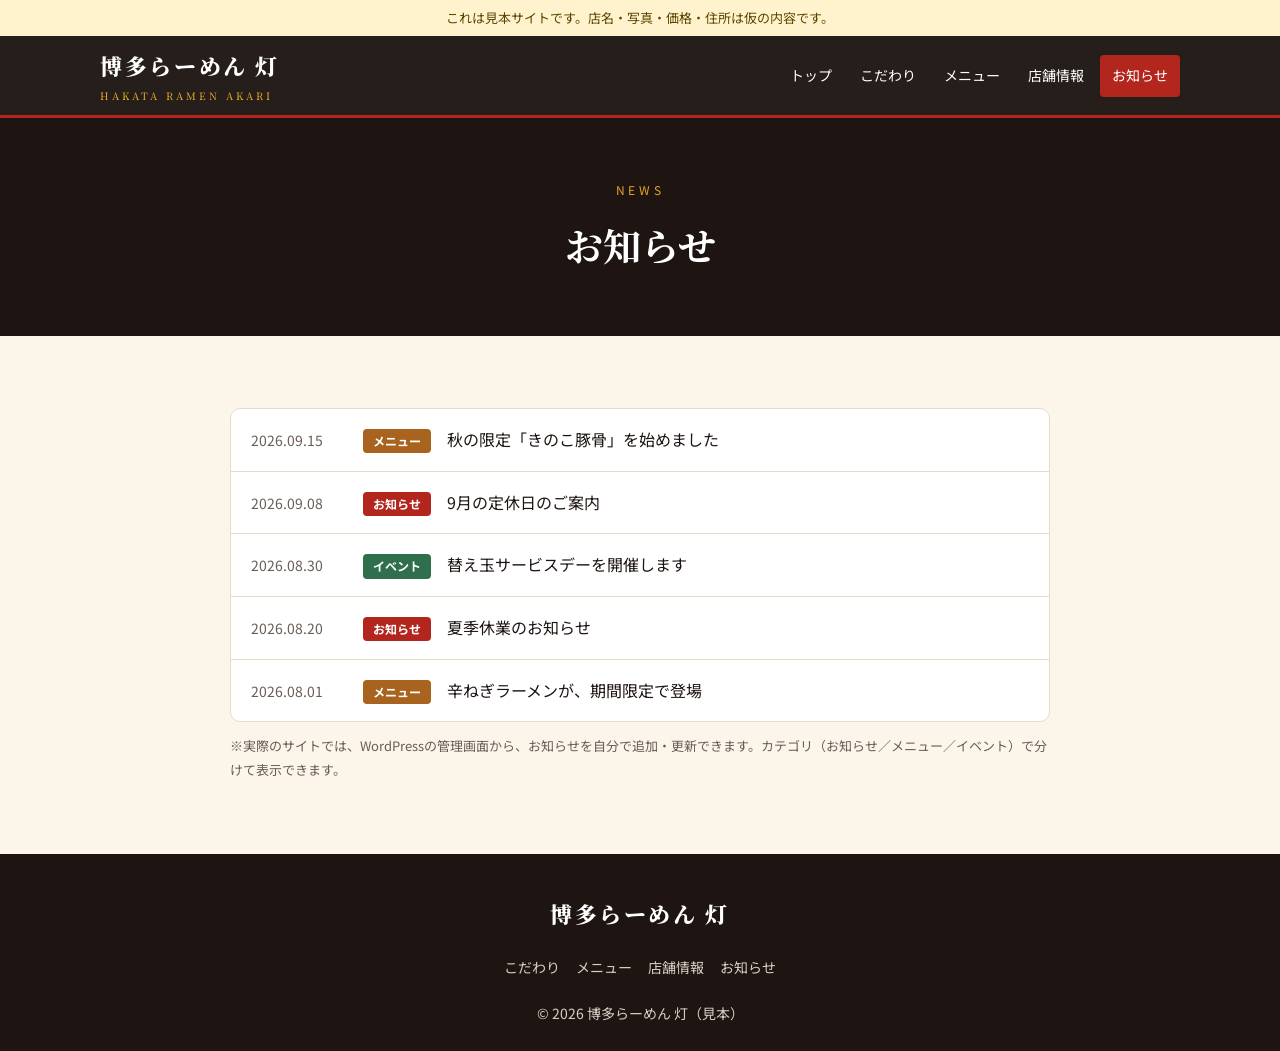
<file: news.html>
<!DOCTYPE html>
<html lang="ja">
<head>
<meta charset="UTF-8">
<meta name="viewport" content="width=device-width, initial-scale=1">
<title>お知らせ | 博多らーめん 灯</title>
<meta name="description" content="博多らーめん 灯のお知らせ。新メニュー、イベント、営業日のご案内。">
<link rel="preconnect" href="https://fonts.googleapis.com">
<link href="https://fonts.googleapis.com/css2?family=Noto+Sans+JP:wght@400;500;700;900&family=Noto+Serif+JP:wght@700;900&display=swap" rel="stylesheet">
<link rel="stylesheet" href="style.css">
</head>
<body>
<div class="note">これは見本サイトです。店名・写真・価格・住所は仮の内容です。</div>
<header class="site-header">
  <div class="wrap">
    <a class="logo serif" href="index.html">博多らーめん 灯<small>HAKATA RAMEN AKARI</small></a>
    <nav class="nav">
      <a href="index.html">トップ</a>
      <a href="kodawari.html">こだわり</a>
      <a href="menu.html">メニュー</a>
      <a href="access.html">店舗情報</a>
      <a href="news.html" aria-current="page">お知らせ</a>
    </nav>
  </div>
</header>

<main>
  <div class="page-title"><div class="wrap"><span>NEWS</span><h1 class="serif">お知らせ</h1></div></div>

  <section>
    <div class="wrap" style="max-width:820px">
      <ul class="news">
        <li><a href="#"><time>2026.09.15</time><span class="cat menu">メニュー</span><span>秋の限定「きのこ豚骨」を始めました</span></a></li>
        <li><a href="#"><time>2026.09.08</time><span class="cat">お知らせ</span><span>9月の定休日のご案内</span></a></li>
        <li><a href="#"><time>2026.08.30</time><span class="cat event">イベント</span><span>替え玉サービスデーを開催します</span></a></li>
        <li><a href="#"><time>2026.08.20</time><span class="cat">お知らせ</span><span>夏季休業のお知らせ</span></a></li>
        <li><a href="#"><time>2026.08.01</time><span class="cat menu">メニュー</span><span>辛ねぎラーメンが、期間限定で登場</span></a></li>
      </ul>
      <p style="font-size:13px;color:var(--muted);margin-top:12px">※実際のサイトでは、WordPressの管理画面から、お知らせを自分で追加・更新できます。カテゴリ（お知らせ／メニュー／イベント）で分けて表示できます。</p>
    </div>
  </section>
</main>

<footer class="site-footer">
  <a class="logo serif" href="index.html">博多らーめん 灯</a>
  <nav><a href="kodawari.html">こだわり</a><a href="menu.html">メニュー</a><a href="access.html">店舗情報</a><a href="news.html">お知らせ</a></nav>
  <p>&copy; 2026 博多らーめん 灯（見本）</p>
</footer>
</body>
</html>
</file>
<file: style.css>
:root {
  --ink: #1e1512;
  --red: #b3261e;
  --red-dark: #8e1d17;
  --cream: #fbf5ea;
  --paper: #fffdf8;
  --gold: #e0a526;
  --line: #e6dccb;
  --muted: #6b5d55;
}
* { box-sizing: border-box; margin: 0; padding: 0; }
html { scroll-behavior: smooth; }
body {
  font-family: "Noto Sans JP", "Hiragino Kaku Gothic ProN", "Yu Gothic", sans-serif;
  color: var(--ink);
  background: var(--cream);
  line-height: 1.85;
  font-size: 16px;
}
img { max-width: 100%; display: block; }
a { color: inherit; }
.serif { font-family: "Noto Serif JP", "Hiragino Mincho ProN", "Yu Mincho", serif; }
.wrap { width: min(1080px, 100% - 32px); margin-inline: auto; }

/* header */
.site-header {
  position: sticky; top: 0; z-index: 10;
  background: rgba(30, 21, 18, .96);
  color: #fff;
  border-bottom: 3px solid var(--red);
}
.site-header .wrap { display: flex; align-items: center; justify-content: space-between; gap: 16px; padding: 10px 0; flex-wrap: wrap; }
.logo { text-decoration: none; font-weight: 900; font-size: 22px; letter-spacing: .12em; }
.logo small { display: block; font-size: 10px; letter-spacing: .3em; color: var(--gold); font-weight: 500; }
.nav { display: flex; gap: 4px; flex-wrap: wrap; }
.nav a { text-decoration: none; font-size: 14px; padding: 8px 12px; border-radius: 4px; }
.nav a:hover, .nav a[aria-current="page"] { background: var(--red); }

/* hero */
.hero {
  position: relative; color: #fff; text-align: center;
  padding: 96px 0 88px;
  background:
    radial-gradient(ellipse at 50% 120%, rgba(224,165,38,.35), transparent 55%),
    radial-gradient(ellipse at 20% 0%, rgba(179,38,30,.55), transparent 50%),
    #1e1512;
  overflow: hidden;
}
.hero .eyebrow { color: var(--gold); letter-spacing: .4em; font-size: 13px; }
.hero h1 { font-size: clamp(30px, 6.4vw, 56px); line-height: 1.4; margin: 16px 0 20px; font-weight: 900; }
.hero p { max-width: 560px; margin: 0 auto 32px; opacity: .92; }
.btns { display: flex; gap: 12px; justify-content: center; flex-wrap: wrap; }
.btn {
  display: inline-block; text-decoration: none; font-weight: 700;
  padding: 14px 32px; border-radius: 999px; background: var(--red); color: #fff;
  border: 2px solid var(--red); transition: .2s;
}
.btn:hover { background: var(--red-dark); border-color: var(--red-dark); }
.btn.ghost { background: transparent; border-color: #fff; }
.btn.ghost:hover { background: #fff; color: var(--ink); }

/* sections */
section { padding: 72px 0; }
section.alt { background: var(--paper); }
.sec-head { text-align: center; margin-bottom: 40px; }
.sec-head span { display: block; color: var(--red); letter-spacing: .3em; font-size: 12px; font-weight: 700; }
.sec-head h2 { font-size: clamp(24px, 4.4vw, 34px); margin-top: 6px; }
.sec-head h2::after { content: ""; display: block; width: 48px; height: 3px; background: var(--red); margin: 14px auto 0; }
.lead { max-width: 680px; margin: 0 auto; text-align: center; color: var(--muted); }

.grid { display: grid; gap: 24px; }
.grid.c3 { grid-template-columns: repeat(3, 1fr); }
.grid.c2 { grid-template-columns: repeat(2, 1fr); }
.card { background: #fff; border: 1px solid var(--line); border-radius: 10px; overflow: hidden; }
.card .body { padding: 20px; }
.card h3 { font-size: 18px; margin-bottom: 6px; }
.card p { font-size: 14px; color: var(--muted); }

/* photo placeholder */
.ph {
  aspect-ratio: 4 / 3; display: grid; place-items: center; text-align: center;
  color: rgba(255,255,255,.85); font-size: 13px; letter-spacing: .1em;
  background: linear-gradient(135deg, #5a3a2a, #a8641f 55%, #d8a24a);
}
.ph.soup { background: linear-gradient(135deg, #7a4a1e, #d09a3c); }
.ph.noodle { background: linear-gradient(135deg, #8a6a2c, #e6cf8a); }
.ph.topping { background: linear-gradient(135deg, #7c2a1e, #c8583a); }
.ph.shop { background: linear-gradient(135deg, #2b211d, #6b4a3a); }
.ph.wide { aspect-ratio: 16 / 7; }

.feature { display: grid; grid-template-columns: 1fr 1fr; gap: 40px; align-items: center; margin-bottom: 56px; }
.feature:nth-child(even) .ph { order: 2; }
.feature .num { color: var(--red); font-weight: 900; font-size: 14px; letter-spacing: .2em; }
.feature h3 { font-size: 24px; margin: 6px 0 12px; }
.feature p { color: var(--muted); }

/* menu */
.menu-list { list-style: none; background: #fff; border: 1px solid var(--line); border-radius: 10px; padding: 8px 24px; }
.menu-list li { display: flex; align-items: baseline; gap: 12px; padding: 16px 0; border-bottom: 1px dashed var(--line); }
.menu-list li:last-child { border-bottom: 0; }
.menu-list .name { font-weight: 700; }
.menu-list .desc { display: block; font-size: 13px; color: var(--muted); font-weight: 400; }
.menu-list .dots { flex: 1; border-bottom: 2px dotted var(--line); transform: translateY(-4px); }
.menu-list .price { font-weight: 900; color: var(--red); white-space: nowrap; }
.tag { display: inline-block; background: var(--gold); color: var(--ink); font-size: 11px; font-weight: 700; padding: 1px 8px; border-radius: 4px; margin-left: 8px; vertical-align: middle; }
.menu-group { margin-bottom: 40px; }
.menu-group h3 { font-size: 20px; margin-bottom: 12px; border-left: 5px solid var(--red); padding-left: 12px; }

/* news */
.news { list-style: none; background: #fff; border: 1px solid var(--line); border-radius: 10px; }
.news li { border-bottom: 1px solid var(--line); }
.news li:last-child { border-bottom: 0; }
.news a { display: flex; gap: 16px; padding: 16px 20px; text-decoration: none; align-items: baseline; flex-wrap: wrap; }
.news a:hover { background: var(--cream); }
.news time { color: var(--muted); font-size: 14px; min-width: 96px; }
.cat { font-size: 12px; font-weight: 700; color: #fff; background: var(--red); padding: 1px 10px; border-radius: 4px; }
.cat.event { background: #2f6f4e; }
.cat.menu { background: #a8641f; }

/* info table */
.info { width: 100%; border-collapse: collapse; background: #fff; border: 1px solid var(--line); }
.info th, .info td { text-align: left; padding: 14px 18px; border-bottom: 1px solid var(--line); vertical-align: top; }
.info th { width: 28%; background: var(--paper); font-weight: 700; white-space: nowrap; }
.map { border: 1px solid var(--line); border-radius: 10px; overflow: hidden; }
.map iframe { width: 100%; height: 380px; border: 0; display: block; }

/* insta */
.insta { display: grid; grid-template-columns: repeat(4, 1fr); gap: 8px; }
.insta .ph { aspect-ratio: 1; }

/* form */
form { background: #fff; border: 1px solid var(--line); border-radius: 10px; padding: 28px; }
.field { margin-bottom: 18px; }
label { display: block; font-weight: 700; font-size: 14px; margin-bottom: 6px; }
input, textarea {
  width: 100%; padding: 12px; font: inherit; border: 1px solid #cfc2ad; border-radius: 6px; background: var(--paper);
}
textarea { min-height: 140px; resize: vertical; }
input:focus, textarea:focus { outline: 3px solid rgba(179,38,30,.25); border-color: var(--red); }

/* sample note & footer */
.note { background: #fff3cd; color: #5c4400; text-align: center; font-size: 13px; padding: 6px 12px; }
.site-footer { background: var(--ink); color: #d8cfc4; padding: 40px 0 24px; text-align: center; font-size: 14px; }
.site-footer .logo { display: inline-block; color: #fff; margin-bottom: 8px; }
.site-footer nav { margin: 12px 0 20px; display: flex; gap: 16px; justify-content: center; flex-wrap: wrap; }
.site-footer nav a { text-decoration: none; }
.page-title { background: var(--ink); color: #fff; text-align: center; padding: 56px 0; }
.page-title span { color: var(--gold); letter-spacing: .3em; font-size: 12px; }
.page-title h1 { font-size: clamp(26px, 5vw, 38px); margin-top: 6px; }

@media (max-width: 760px) {
  body { font-size: 15px; }
  .site-header { position: static; }
  .site-header .wrap { justify-content: center; }
  .nav { justify-content: center; }
  .nav a { padding: 6px 10px; font-size: 13px; }
  .hero { padding: 64px 0 56px; }
  section { padding: 48px 0; }
  .grid.c3, .grid.c2, .feature { grid-template-columns: 1fr; }
  .feature { gap: 20px; margin-bottom: 40px; }
  .feature:nth-child(even) .ph { order: 0; }
  .insta { grid-template-columns: repeat(2, 1fr); }
  .info th { display: block; width: 100%; border-bottom: 0; padding-bottom: 4px; }
  .info td { display: block; padding-top: 4px; }
  .menu-list { padding: 4px 16px; }
}
</file>
